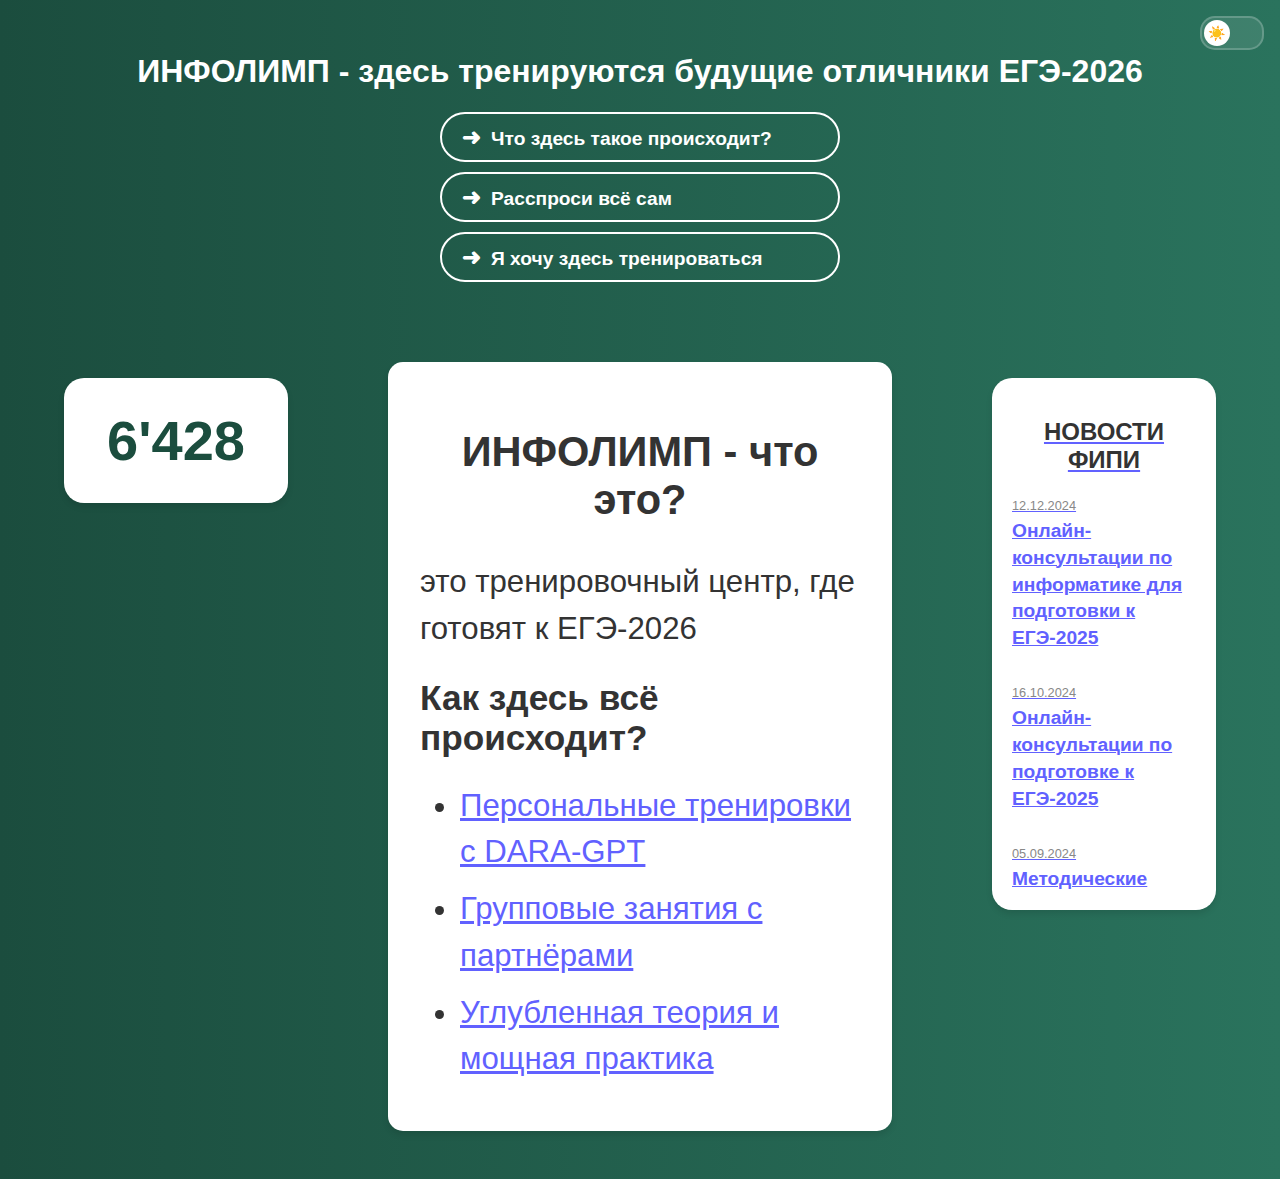
<file: index.html>
﻿<!DOCTYPE html>
<html lang="ru">
<head>
    <meta charset="UTF-8">
    <meta name="viewport" content="width=device-width, initial-scale=1.0, maximum-scale=1.0, user-scalable=no">
    <title>ИНФОЛИМП - Подготовка к ЕГЭ 2026</title>
    <link rel="stylesheet" href="styles.css">
</head>
<body>
    <header>
        <h1>ИНФОЛИМП - здесь тренируются будущие отличники ЕГЭ-2026</h1>
        <div class="nav-buttons">
            <button class="nav-btn">Что здесь такое происходит?</button>
            <button class="nav-btn">Расспроси всё сам</button>
            <button class="nav-btn">Я хочу здесь тренироваться</button>
        </div>
        <div class="theme-toggle">
            <input type="checkbox" id="theme-switch" class="theme-switch" />
            <label for="theme-switch" class="switch">
                <span class="slider">
                    <span class="sun">☀️</span>
                    <span class="moon">🌙</span>
                </span>
            </label>
        </div>
    </header>

    <main>
        <div class="column left-column">
            <div class="counter-block">
                <!-- <h2>до начала ЕГЭ 2026 осталось:</h2> -->
                <div class="counter" id="countdown">6'428</div>
                <!-- <div class="units">часов</div> -->
            </div>
        </div>

        <div class="column center-column">
            <div class="info-block">
                <h2>ИНФОЛИМП - что это?</h2>
                <p>это тренировочный центр, где готовят к ЕГЭ-2026</p>
                
                <h3>Как здесь всё происходит?</h3>
                <ul>
                    <li><a href="http://dara-gpt.ru">Персональные тренировки с DARA-GPT</a></li>
                    <li><a href="https://t.me/dara_chubarova_recommends">Групповые занятия с партнёрами</li>
                    <li><a href="https://t.me/WantToPayBot?start=w17851188--UJX4HO">Углубленная теория и мощная практика</li>
                </ul>
            </div>
        </div>

        <div class="column right-column">
            <div class="news-block">
                <h2>НОВОСТИ ФИПИ</h2>
                <div class="news-feed">
                    <!-- Здесь будет лента новостей -->
                </div>
            </div>
        </div>
    </main>

    <script src="script.js"></script>
</body>
</html>
</file>
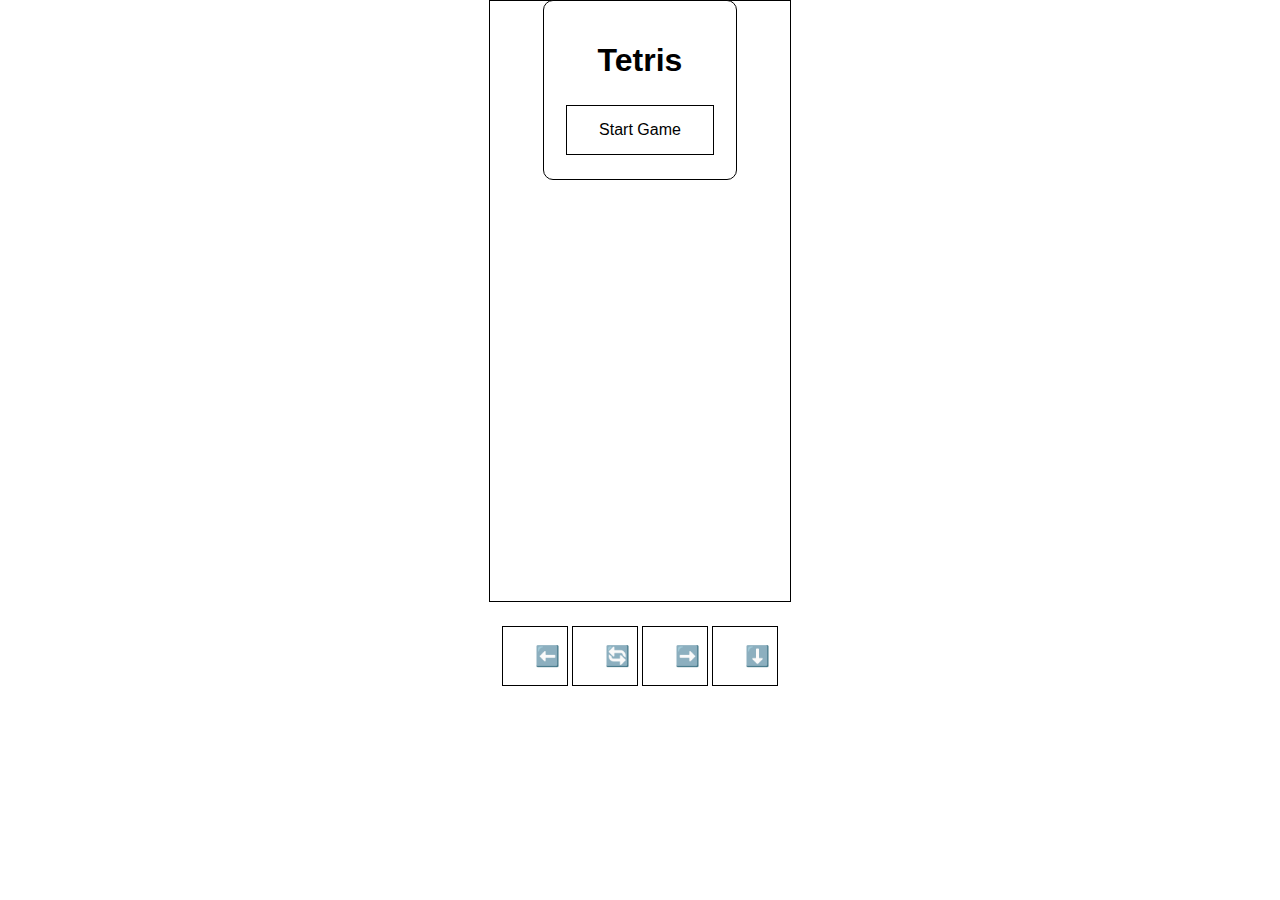
<file: tetriphone.html>
<!DOCTYPE html>
<html lang="en">
<head>
    <meta charset="UTF-8">
    <meta name="viewport" content="width=device-width, initial-scale=1.0">
    <title>Tetris Game</title>
    <style>
        body {
            margin: 0;
            overflow: hidden;
            display: flex;
            flex-direction: column;
            align-items: center;
            height: 100vh;
            font-family: Arial, sans-serif;
        }
        #game {
            border: 1px solid #000;
        }
        #menu, #gameOver {
            position: absolute;
            background-color: rgba(255, 255, 255, 0.9);
            color: black;
            padding: 20px;
            text-align: center;
            border-radius: 10px;
            border: 1px solid #000;
        }
        button {
            background-color: #fff;
            border: 1px solid #000;
            color: black;
            padding: 15px 32px;
            text-align: center;
            text-decoration: none;
            display: inline-block;
            font-size: 16px;
            margin: 4px 2px;
            cursor: pointer;
        }
        #controls {
            display: flex;
            justify-content: center;
            margin-top: 20px;
        }
        .control-button {
            width: 60px;
            height: 60px;
            font-size: 20px;
        }
    </style>
</head>
<body>
    <canvas id="game" width="300" height="600"></canvas>
    <div id="menu">
        <h1>Tetris</h1>
        <button onclick="startGame()">Start Game</button>
    </div>
    <div id="gameOver" style="display: none;">
        <h1>Game Over</h1>
        <p>Score: <span id="finalScore"></span></p>
        <p>Level: <span id="finalLevel"></span></p>
        <button onclick="restartGame()">Play Again</button>
    </div>

    <div id="controls">
        <button class="control-button" onclick="moveLeft()">⬅️</button>
        <button class="control-button" onclick="rotate()">🔄</button>
        <button class="control-button" onclick="moveRight()">➡️</button>
        <button class="control-button" onclick="moveDown()">⬇️</button>
    </div>

    <script>
        const canvas = document.getElementById('game');
        const ctx = canvas.getContext('2d');
        const ROWS = 20;
        const COLS = 10;
        const BLOCK_SIZE = 30;
        let board = [];
        let currentPiece;
        let score = 0;
        let level = 1;
        let gameInterval;

        const SHAPES = [
            [[1, 1, 1, 1]],
            [[1, 1], [1, 1]],
            [[1, 1, 1], [0, 1, 0]],
            [[1, 1, 1], [1, 0, 0]],
            [[1, 1, 1], [0, 0, 1]],
            [[1, 1, 0], [0, 1, 1]],
            [[0, 1, 1], [1, 1, 0]]
        ];

        function createBoard() {
            for (let r = 0; r < ROWS; r++) {
                board[r] = [];
                for (let c = 0; c < COLS; c++) {
                    board[r][c] = 0;
                }
            }
        }

        function drawBoard() {
            for (let r = 0; r < ROWS; r++) {
                for (let c = 0; c < COLS; c++) {
                    drawBlock(c, r, board[r][c]);
                }
            }
        }

        function drawBlock(x, y, filled) {
            ctx.fillStyle = filled ? '#000' : '#fff';
            ctx.fillRect(x * BLOCK_SIZE, y * BLOCK_SIZE, BLOCK_SIZE, BLOCK_SIZE);
        }

        function newPiece() {
            const randomIndex = Math.floor(Math.random() * SHAPES.length);
            const shape = SHAPES[randomIndex];
            currentPiece = {
                shape: shape,
                x: Math.floor(COLS / 2) - Math.floor(shape[0].length / 2),
                y: 0
            };
        }

        function drawPiece() {
            for (let r = 0; r < currentPiece.shape.length; r++) {
                for (let c = 0; c < currentPiece.shape[r].length; c++) {
                    if (currentPiece.shape[r][c]) {
                        drawBlock(currentPiece.x + c, currentPiece.y + r, 1);
                    }
                }
            }
        }

        function moveDown() {
            if (!collision(0, 1)) {
                currentPiece.y++;
            } else {
                lockPiece();
                newPiece();
                if (collision(0, 0)) {
                    gameOver();
                }
            }
        }

        function moveLeft() {
            if (!collision(-1, 0)) {
                currentPiece.x--;
            }
        }

        function moveRight() {
            if (!collision(1, 0)) {
                currentPiece.x++;
            }
        }

        function rotate() {
            const rotated = currentPiece.shape[0].map((_, i) =>
                currentPiece.shape.map(row => row[i]).reverse()
            );
            if (!collision(0, 0, rotated)) {
                currentPiece.shape = rotated;
            }
        }

        function collision(offsetX, offsetY, newShape = currentPiece.shape) {
            for (let r = 0; r < newShape.length; r++) {
                for (let c = 0; c < newShape[r].length; c++) {
                    if (!newShape[r][c]) continue;
                    const newX = currentPiece.x + c + offsetX;
                    const newY = currentPiece.y + r + offsetY;
                    if (newX < 0 || newX >= COLS || newY >= ROWS) return true;
                    if (newY < 0) continue;
                    if (board[newY][newX]) return true;
                }
            }
            return false;
        }

        function lockPiece() {
            for (let r = 0; r < currentPiece.shape.length; r++) {
                for (let c = 0; c < currentPiece.shape[r].length; c++) {
                    if (currentPiece.shape[r][c]) {
                        board[currentPiece.y + r][currentPiece.x + c] = 1;
                    }
                }
            }
            clearLines();
        }

        function clearLines() {
            let linesCleared = 0;
            for (let r = ROWS - 1; r >= 0; r--) {
                if (board[r].every(cell => cell !== 0)) {
                    board.splice(r, 1);
                    board.unshift(Array(COLS).fill(0));
                    linesCleared++;
                }
            }
            if (linesCleared > 0) {
                score += linesCleared * 100 * level;
                level = Math.floor(score / 1000) + 1;
                clearInterval(gameInterval);
                gameInterval = setInterval(gameLoop, 1000 - (level * 50));
            }
        }

        function gameOver() {
            clearInterval(gameInterval);
            document.getElementById('finalScore').textContent = score;
            document.getElementById('finalLevel').textContent = level;
            document.getElementById('gameOver').style.display = 'block';
        }

        function draw() {
            ctx.clearRect(0, 0, canvas.width, canvas.height);
            drawBoard();
            drawPiece();
            ctx.fillStyle = 'black';
            ctx.font = '20px Arial';
            ctx.fillText(`Score: ${score}`, 10, 30);
            ctx.fillText(`Level: ${level}`, 10, 60);
        }

        function gameLoop() {
            moveDown();
            draw();
        }

        function startGame() {
            document.getElementById('menu').style.display = 'none';
            createBoard();
            newPiece();
            gameInterval = setInterval(gameLoop, 1000);
        }

        function restartGame() {
            document.getElementById('gameOver').style.display = 'none';
            score = 0;
            level = 1;
            createBoard();
            newPiece();
            gameInterval = setInterval(gameLoop, 1000);
        }

        document.addEventListener('keydown', event => {
            switch (event.keyCode) {
                case 37:
                    moveLeft();
                    break;
                case 39:
                    moveRight();
                    break;
                case 40:
                    moveDown();
                    break;
                case 38:
                    rotate();
                    break;
                case 32:
                    while (!collision(0, 1)) {
                        moveDown();
                    }
                    break;
            }
            draw();
        });

        canvas.width = COLS * BLOCK_SIZE;
        canvas.height = ROWS * BLOCK_SIZE;
    </script>
</body>
</html>
</file>
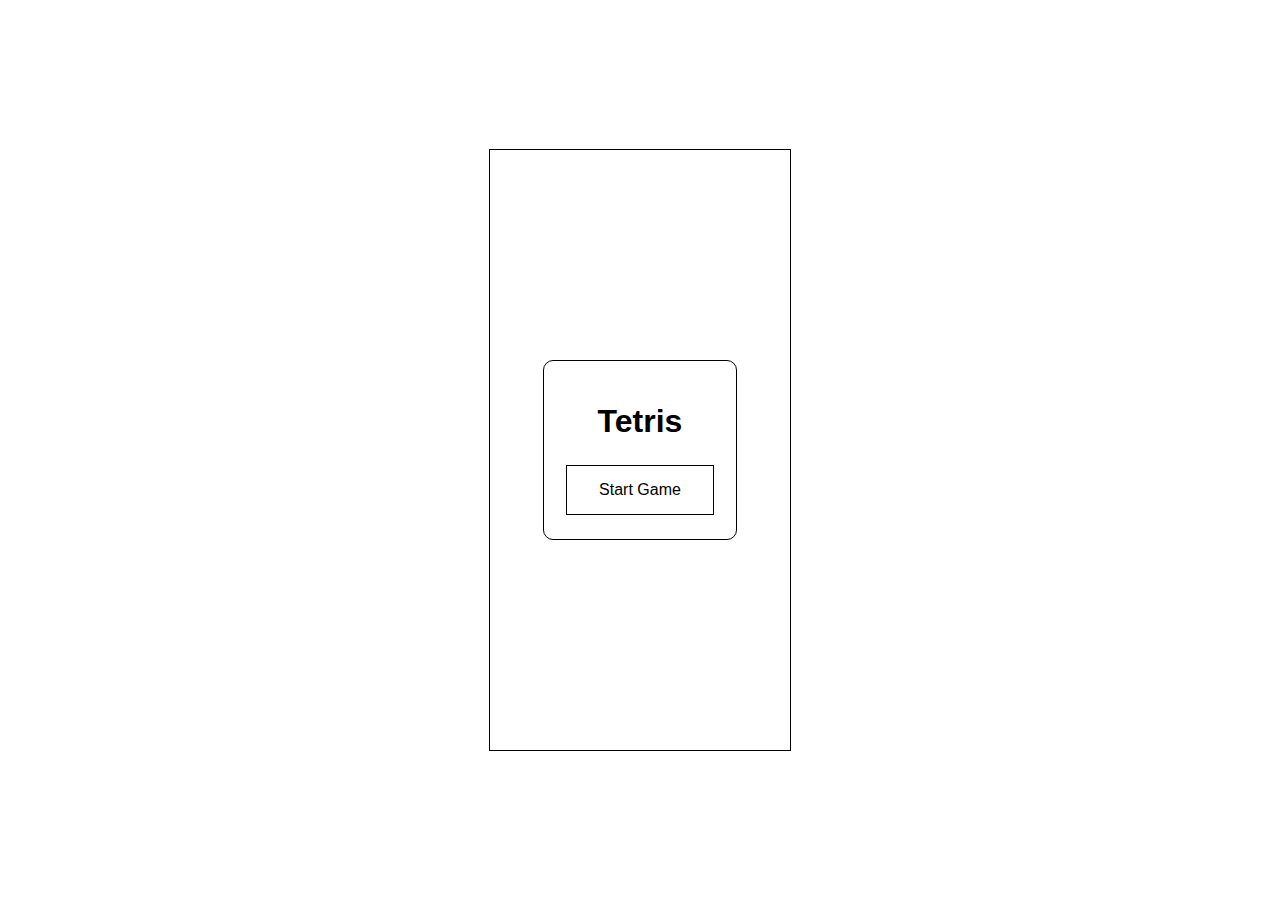
<file: tetris.html>
<!DOCTYPE html>
<html lang="en">
<head>
    <meta charset="UTF-8">
    <meta name="viewport" content="width=device-width, initial-scale=1.0">
    <title>Tetris Game</title>
    <style>
        body {
            margin: 0;
            overflow: hidden;
            display: flex;
            justify-content: center;
            align-items: center;
            height: 100vh;
            font-family: Arial, sans-serif;
        }
        #game {
            border: 1px solid #000;
        }
        #menu, #gameOver {
            position: absolute;
            background-color: rgba(255, 255, 255, 0.9);
            color: black;
            padding: 20px;
            text-align: center;
            border-radius: 10px;
            border: 1px solid #000;
        }
        button {
            background-color: #fff;
            border: 1px solid #000;
            color: black;
            padding: 15px 32px;
            text-align: center;
            text-decoration: none;
            display: inline-block;
            font-size: 16px;
            margin: 4px 2px;
            cursor: pointer;
        }
    </style>
</head>
<body>
    <canvas id="game" width="300" height="600"></canvas>
    <div id="menu">
        <h1>Tetris</h1>
        <button onclick="startGame()">Start Game</button>
    </div>
    <div id="gameOver" style="display: none;">
        <h1>Game Over</h1>
        <p>Score: <span id="finalScore"></span></p>
        <p>Level: <span id="finalLevel"></span></p>
        <button onclick="restartGame()">Play Again</button>
    </div>

    <script>
        const canvas = document.getElementById('game');
        const ctx = canvas.getContext('2d');
        const ROWS = 20;
        const COLS = 10;
        const BLOCK_SIZE = 30;
        let board = [];
        let currentPiece;
        let score = 0;
        let level = 1;
        let gameInterval;

        const SHAPES = [
            [[1, 1, 1, 1]],
            [[1, 1], [1, 1]],
            [[1, 1, 1], [0, 1, 0]],
            [[1, 1, 1], [1, 0, 0]],
            [[1, 1, 1], [0, 0, 1]],
            [[1, 1, 0], [0, 1, 1]],
            [[0, 1, 1], [1, 1, 0]]
        ];

        function createBoard() {
            for (let r = 0; r < ROWS; r++) {
                board[r] = [];
                for (let c = 0; c < COLS; c++) {
                    board[r][c] = 0;
                }
            }
        }

        function drawBoard() {
            for (let r = 0; r < ROWS; r++) {
                for (let c = 0; c < COLS; c++) {
                    drawBlock(c, r, board[r][c]);
                }
            }
        }

        function drawBlock(x, y, filled) {
            ctx.fillStyle = filled ? '#000' : '#fff';
            ctx.fillRect(x * BLOCK_SIZE, y * BLOCK_SIZE, BLOCK_SIZE, BLOCK_SIZE);
        }

        function newPiece() {
            const randomIndex = Math.floor(Math.random() * SHAPES.length);
            const shape = SHAPES[randomIndex];
            currentPiece = {
                shape: shape,
                x: Math.floor(COLS / 2) - Math.floor(shape[0].length / 2),
                y: 0
            };
        }

        function drawPiece() {
            for (let r = 0; r < currentPiece.shape.length; r++) {
                for (let c = 0; c < currentPiece.shape[r].length; c++) {
                    if (currentPiece.shape[r][c]) {
                        drawBlock(currentPiece.x + c, currentPiece.y + r, 1);
                    }
                }
            }
        }

        function moveDown() {
            if (!collision(0, 1)) {
                currentPiece.y++;
            } else {
                lockPiece();
                newPiece();
                if (collision(0, 0)) {
                    gameOver();
                }
            }
        }

        function moveLeft() {
            if (!collision(-1, 0)) {
                currentPiece.x--;
            }
        }

        function moveRight() {
            if (!collision(1, 0)) {
                currentPiece.x++;
            }
        }

        function rotate() {
            const rotated = currentPiece.shape[0].map((_, i) =>
                currentPiece.shape.map(row => row[i]).reverse()
            );
            if (!collision(0, 0, rotated)) {
                currentPiece.shape = rotated;
            }
        }

        function collision(offsetX, offsetY, newShape = currentPiece.shape) {
            for (let r = 0; r < newShape.length; r++) {
                for (let c = 0; c < newShape[r].length; c++) {
                    if (!newShape[r][c]) continue;
                    const newX = currentPiece.x + c + offsetX;
                    const newY = currentPiece.y + r + offsetY;
                    if (newX < 0 || newX >= COLS || newY >= ROWS) return true;
                    if (newY < 0) continue;
                    if (board[newY][newX]) return true;
                }
            }
            return false;
        }

        function lockPiece() {
            for (let r = 0; r < currentPiece.shape.length; r++) {
                for (let c = 0; c < currentPiece.shape[r].length; c++) {
                    if (currentPiece.shape[r][c]) {
                        board[currentPiece.y + r][currentPiece.x + c] = 1;
                    }
                }
            }
            clearLines();
        }

        function clearLines() {
            let linesCleared = 0;
            for (let r = ROWS - 1; r >= 0; r--) {
                if (board[r].every(cell => cell !== 0)) {
                    board.splice(r, 1);
                    board.unshift(Array(COLS).fill(0));
                    linesCleared++;
                }
            }
            if (linesCleared > 0) {
                score += linesCleared * 100 * level;
                level = Math.floor(score / 1000) + 1;
                clearInterval(gameInterval);
                gameInterval = setInterval(gameLoop, 1000 - (level * 50));
            }
        }

        function gameOver() {
            clearInterval(gameInterval);
            document.getElementById('finalScore').textContent = score;
            document.getElementById('finalLevel').textContent = level;
            document.getElementById('gameOver').style.display = 'block';
        }

        function draw() {
            ctx.clearRect(0, 0, canvas.width, canvas.height);
            drawBoard();
            drawPiece();
            ctx.fillStyle = 'black';
            ctx.font = '20px Arial';
            ctx.fillText(`Score: ${score}`, 10, 30);
            ctx.fillText(`Level: ${level}`, 10, 60);
        }

        function gameLoop() {
            moveDown();
            draw();
        }

        function startGame() {
            document.getElementById('menu').style.display = 'none';
            createBoard();
            newPiece();
            gameInterval = setInterval(gameLoop, 1000);
        }

        function restartGame() {
            document.getElementById('gameOver').style.display = 'none';
            score = 0;
            level = 1;
            createBoard();
            newPiece();
            gameInterval = setInterval(gameLoop, 1000);
        }

        document.addEventListener('keydown', event => {
            switch (event.keyCode) {
                case 37:
                    moveLeft();
                    break;
                case 39:
                    moveRight();
                    break;
                case 40:
                    moveDown();
                    break;
                case 38:
                    rotate();
                    break;
                case 32:
                    while (!collision(0, 1)) {
                        moveDown();
                    }
                    break;
            }
            draw();
        });

        canvas.width = COLS * BLOCK_SIZE;
        canvas.height = ROWS * BLOCK_SIZE;
    </script>
</body>
</html>
</file>
<file: styles.css>
:root {
    --primary-color: #1B4D3E;
    --text-light: #ffffff;
    --text-dark: #333333;
    --bg-gradient: linear-gradient(90deg, #1B4D3E 0%, #2A735D 100%);
}

body {
    margin: 0;
    font-family: 'Arial', sans-serif;
    background: var(--bg-gradient);
    min-height: 100vh;
}

header {
    background: var(--bg-gradient);
    padding: 2rem;
    color: var(--text-light);
    text-align: center;
}

.nav-btn {
    display: block;
    width: 400px;
    height: 50px;
    padding: 10px 20px;
    background: transparent;
    border: 2px solid var(--text-light);
    color: var(--text-light);
    border-radius: 25px;
    cursor: pointer;
    transition: all 0.3s ease;
    text-align: left;
    font-size: 1.2rem;
    font-weight: 600;
    line-height: 1.2;
}

.nav-btn::before {
    content: "➜";
    margin-right: 10px;
    font-size: 1.2em;
    font-weight: bold;
}

.nav-btn:hover {
    background: var(--text-light);
    color: var(--primary-color);
}

main {
    display: grid;
    grid-template-columns: 1fr 2fr 1fr;
    gap: 2rem;
    padding: 2rem;
    background: var(--bg-gradient);
}

.column {
    background: transparent;
    border-radius: 15px;
    padding: 2rem;
}

.counter-block, .info-block, .news-block {
    background: #ffffff;
    color: #333333;
    box-shadow: 0 4px 6px rgba(0, 0, 0, 0.1);
}

.counter, .units {
    color: #1B4D3E;
    font-weight: bold;
}

h2, h3, p, li {
    color: #333333;
}

.news-item {
    padding: 10px;
    border-bottom: 1px solid rgba(255, 255, 255, 0.1);
    transition: background-color 0.3s ease;
}

.news-item:hover {
    background-color: rgba(255, 255, 255, 0.05);
}

.news-date {
    display: block;
    font-size: 0.8em;
    color: #888;
    margin-bottom: 5px;
}

.news-link {
    color: #000; /* Цвет текста для светлой темы */
    text-decoration: none;
    font-size: 1.2em; /* Увеличение на 20% */
    line-height: 1.4;
    font-weight: 600; /* Увеличение жирности на 10% */
}

.news-link:hover {
    text-decoration: underline;
}

.dark-theme .news-link {
    color: #fff; /* Цвет текста для темной темы */
}

.news-feed {
    height: 400px;
    overflow-y: auto;
}

/* Стили для переключателя темы */
.theme-toggle {
    position: absolute;
    top: 1rem;
    right: 1rem;
    z-index: 100;
}

.theme-switch {
    opacity: 0;
    position: absolute;
}

.switch {
    position: relative;
    display: inline-block;
    width: 60px;
    height: 30px;
    background-color: rgba(255, 255, 255, 0.1);
    border-radius: 15px;
    border: 2px solid rgba(255, 255, 255, 0.2);
    cursor: pointer;
    transition: 0.3s all ease;
}

.slider {
    position: absolute;
    width: 26px;
    height: 26px;
    border-radius: 50%;
    top: 2px;
    left: 2px;
    background: white;
    transition: 0.3s all ease;
    display: flex;
    align-items: center;
    justify-content: center;
}

.sun, .moon {
    position: absolute;
    font-size: 14px;
    transition: opacity 0.3s ease;
}

.sun {
    left: 4px;
    opacity: 1;
}

.moon {
    right: 4px;
    opacity: 0;
}

/* Анимация переключения */
.theme-switch:checked + .switch .slider {
    transform: translateX(30px);
    background: #333;
}

.theme-switch:checked + .switch {
    background-color: rgba(255, 255, 255, 0.2);
}

.theme-switch:checked + .switch .sun {
    opacity: 0;
}

.theme-switch:checked + .switch .moon {
    opacity: 1;
}

/* Стили при наведении и фокусе */
.switch:hover {
    background-color: rgba(255, 255, 255, 0.2);
}

.theme-switch:focus + .switch {
    box-shadow: 0 0 0 2px rgba(255, 255, 255, 0.5);
}

/* Адаптивная верстка */
@media (max-width: 768px) {
    main {
        grid-template-columns: 1fr;
    }
}

/* Стили для темной темы */
.dark-theme {
    background-color: #1a1a1a;
    color: #ffffff;
}

.dark-theme .info-block {
    background-color: #2d2d2d;
    box-shadow: 0 4px 6px rgba(0, 0, 0, 0.3);
}

.dark-theme .nav-btn {
    color: #ffffff;
    border-color: rgba(255, 255, 255, 0.2);
}

.dark-theme .news-block {
    background-color: #2d2d2d;
}

.section-block {
    background-color: #1B4D3E;
    border-radius: 15px;
    padding: 2rem;
    color: #ffffff;
    margin: 1rem;
    box-shadow: 0 4px 6px rgba(0, 0, 0, 0.1);
}

/* Стили для центрального информационного блока */
.info-block {
    background-color: #ffffff;
    border-radius: 15px;
    padding: 2rem;
    margin: 1rem;
    box-shadow: 0 4px 6px rgba(0, 0, 0, 0.1);
}

/* Стили для текста в центральном блоке в светлой теме */
html[data-user-color-scheme='light'] .info-block {
    background-color: #ffffff;
}

html[data-user-color-scheme='light'] .info-block h2,
html[data-user-color-scheme='light'] .info-block h3,
html[data-user-color-scheme='light'] .info-block p,
html[data-user-color-scheme='light'] .info-block li {
    color: #333333;
}

/* Стили для темной темы остаются прежними */
html[data-user-color-scheme='dark'] .info-block {
    background-color: #2d2d2d;
}

html[data-user-color-scheme='dark'] .info-block h2,
html[data-user-color-scheme='dark'] .info-block h3,
html[data-user-color-scheme='dark'] .info-block p,
html[data-user-color-scheme='dark'] .info-block li {
    color: #ffffff;
}

/* Стили для блока с таймеом */
.counter-block {
    text-align: center;
    background-color: #fff;
    padding: 20px;
    border-radius: 20px;
}

.counter-block h2 {
    color: #333333;
    font-size: 1.5rem;
    margin-bottom: 1rem;
}

.counter-block .timer {
    font-size: 3rem;
    font-weight: bold;
    color: #ffffff;
}

/* Стили для блока новостей */
.news-block {
    height: 100%;
    background-color: #fff;
    padding: 20px;
    border-radius: 20px;
}

.news-block h2 {
    color: #333333;
    margin-bottom: 1rem;
    text-align: center;
}

.news-list {
    list-style: none;
    padding: 0;
}

.news-item {
    margin-bottom: 1rem;
    padding: 0.5rem 0;
    border-bottom: 1px solid rgba(255, 255, 255, 0.1);
    transition: background-color 0.3s ease;
}

.news-item:hover {
    background-color: rgba(255, 255, 255, 0.05);
}

/* Стили для темной темы */
.dark-theme .counter-block,
.dark-theme .info-block,
.dark-theme .news-block {
    background: rgba(0, 0, 0, 0.9);
    color: #fff;
}

.dark-theme .counter,
.dark-theme .units,
.dark-theme h2,
.dark-theme h3,
.dark-theme p,
.dark-theme li {
    color: #fff;
}

.dark-theme .news-link {
    color: #fff;
}

.dark-theme .news-date {
    color: rgba(255, 255, 255, 0.7);
}

.dark-theme .news-block h2 {
    color: #fff;
    text-align: center;
}

.info-block h2 {
    text-align: center;
}

html[data-user-color-scheme='light'] .info-block h2,
html[data-user-color-scheme='dark'] .info-block h2 {
    text-align: center;
}

.column.center-column {
    flex: 2;
    padding: 0 20px;
}

.column.left-column,
.column.right-column {
    flex: 1;
}

.info-block p {
    font-size: 1.2rem;
    line-height: 1.5;
    margin: 20px 0;
}

.counter {
    font-size: 3.5rem;
    font-weight: 700;
    color: #1B4D3E;
    margin: 10px 0;
}

.info-block h2 {
    font-size: 2.6rem;
    font-weight: 600;
    text-align: center;
}

.info-block p {
    font-size: 1.95rem;
    font-weight: 500;
    line-height: 1.5;
    margin: 20px 0;
}

.info-block h3 {
    font-size: 2.2rem;
    font-weight: 600;
    margin: 25px 0;
}

.info-block li {
    font-size: 1.95rem;
    font-weight: 500;
    line-height: 1.5;
    margin: 10px 0;
}

.nav-buttons {
    display: flex;
    flex-direction: column;
    align-items: center;  /* Центрирует кнопки по горизонтаи */
    gap: 10px;           /* Добавляет отступ между кнопками */
    margin-top: 20px;    /* Отступ от заголовка */
}

.nav-btn {
    font-size: 1.2rem;
    font-weight: 600;
    width: 400px;        /* Фиксированная ширина кнопки */
    height: 50px;
    padding: 10px 20px;
}

.dark-theme .nav-btn:hover {
    background: var(--text-light);
    color: var(--primary-color);
}

/* Базовые медиа-запросы для адаптивности */
@media screen and (max-width: 1024px) {
    main {
        grid-template-columns: 1fr;
        gap: 1rem;
        padding: 1rem;
    }

    .nav-btn {
        width: 100%;
        max-width: 400px;
    }

    header h1 {
        font-size: 1.8rem;
    }
}

@media screen and (max-width: 768px) {
    .info-block h2 {
        font-size: 2rem;
    }

    .info-block p {
        font-size: 1.5rem;
    }

    .info-block h3 {
        font-size: 1.8rem;
    }

    .info-block li {
        font-size: 1.5rem;
    }

    .counter {
        font-size: 2.5rem;
    }
}

@media screen and (max-width: 480px) {
    header {
        padding: 1rem;
    }

    .nav-btn {
        height: auto;
        padding: 8px 15px;
        font-size: 1rem;
    }

    .info-block h2 {
        font-size: 1.6rem;
    }

    .info-block p,
    .info-block li {
        font-size: 1.2rem;
    }

    .counter {
        font-size: 2rem;
    }
}

/* Добавляем гибкие изображения */
img {
    max-width: 100%;
    height: auto;
}

/* Улучшаем читаемость текста на маленьких экранах */
body {
    -webkit-text-size-adjust: 100%;
}

/* Стили для тач-устройств */
@media (hover: none) {
    .nav-btn:hover {
        background: transparent;
        color: var(--text-light);
    }
    
    .nav-btn:active {
        background: var(--text-light);
        color: var(--primary-color);
    }
}

/* Улучшаем доступность для тач-устройств */
.nav-btn {
    touch-action: manipulation;
    -webkit-tap-highlight-color: transparent;
}

/* Стили для светлой темы */
a:link { color: #6161ff; } /* Оптимальный цвет для обоих режимов */
a:visited { color: #6d4b8d; }
a:hover { color: #3252e0; }
a:active { color: #ff4040; }

/* Стили для темной темы */
.dark-theme a:link { color: lightskyblue; } /* Более светлый оттенок для темного режима */
.dark-theme a:visited { color: #b69fce; } /* Светлее чем #6d4b8d */
.dark-theme a:hover { color: #ffffff; }
.dark-theme a:active { color: #ff6060; }
</file>
